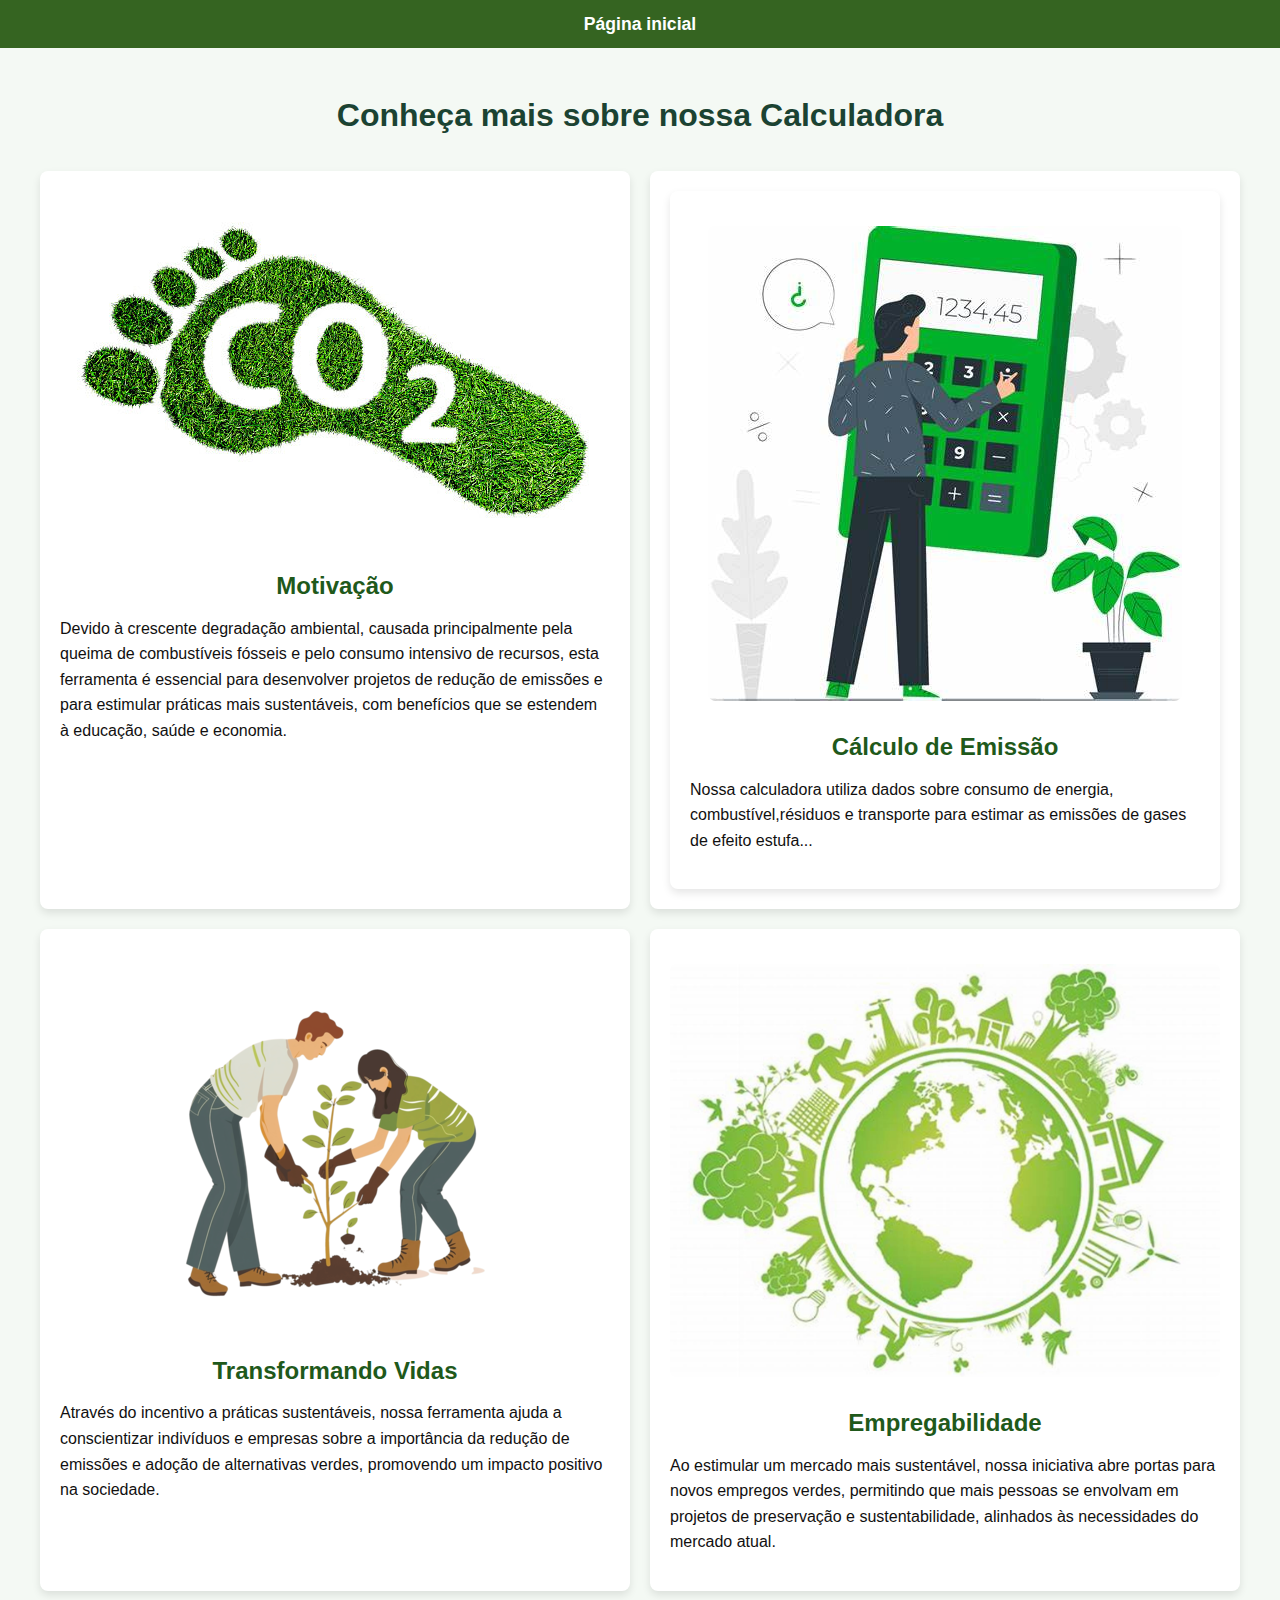
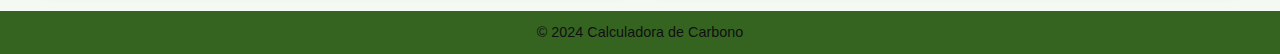
<file: templates/comofunciona.html>
<!DOCTYPE html>
<html lang="pt-br">
<head>
    <meta charset="UTF-8">
    <meta name="viewport" content="width=device-width, initial-scale=1.0">
    <title>sobre - Calculadora de Carbono</title>
    <link rel="stylesheet" href="/static/stylecomofunciona.css">
</head>
<body>
    <header>
        <nav>
            <ul>
                <li><a href="/">Página inicial</a></li>
            </ul>
        </nav>
    </header>
    <main class="container">
        <h1 id="como-funciona">Conheça mais sobre nossa Calculadora</h1>
        
        <div class="row">
            <div class="column">
                <section id="img">
                    <img src="/static/img/pegada-de-carbono.jpg" alt="Ilustração  para simbolizar sustentabilidade">
                </section>
                <h2 class="titulo-caixa">Motivação</h2>
                <p>Devido à crescente degradação ambiental, causada principalmente pela queima de combustíveis fósseis e pelo consumo intensivo de recursos, esta ferramenta é essencial para desenvolver projetos de redução de emissões e para estimular práticas mais sustentáveis, com benefícios que se estendem à educação, saúde e economia.</p>
            </div>
            <div class="column">
                <div class="column">
                    <section id="img">
                        <img src="/static/img/calculadora.jpg" alt="calculadora">
                    </section>
                <h2 class="titulo-caixa">Cálculo de Emissão</h2>
                <p>Nossa calculadora utiliza dados sobre consumo de energia, combustível,résiduos e transporte para estimar as emissões de gases de efeito estufa...</p>
            </div>
        </div>
        
        <div class="row">
            <div class="column">
                <section id="img">
                    <img src="/static/img/pngtree-gardeners-are-planting-a-deciduous-tree-seedling-png-image_12523758.png" alt="simbolizar sustentabilidade">
                </section>
                <h2 class="titulo-caixa">Transformando Vidas</h2>
                <p>Através do incentivo a práticas sustentáveis, nossa ferramenta ajuda a conscientizar indivíduos e empresas sobre a importância da redução de emissões e adoção de alternativas verdes, promovendo um impacto positivo na sociedade.</p>
            </div>
            <div class="column">
                <section id="img">
                    <img src="/static/img/emprego.jpg" alt="Ilustração de um planeta para simbolizar sustentabilidade">
                </section>
                <h2 class="titulo-caixa">Empregabilidade</h2>
                <p>Ao estimular um mercado mais sustentável, nossa iniciativa abre portas para novos empregos verdes, permitindo que mais pessoas se envolvam em projetos de preservação e sustentabilidade, alinhados às necessidades do mercado atual.</p>
            </div>
        </div>
    </main>

    <footer>
        <p>&copy; 2024 Calculadora de Carbono</p>
    </footer>
</body>
</html>
</file>
<file: static/stylecomofunciona.css>
/* Estilo para o layout básico */
body {
    font-family: Arial, sans-serif;
    line-height: 1.6;
    margin: 0;
    padding: 0;
    background-color: #f4f9f4; /* tom suave de verde claro */
}

header {
    background-color:#356421; /* verde escuro */
    padding: 10px 0;
}

header nav ul {
    list-style: none;
    padding: 0;
    display: flex;
    justify-content:center;
    margin: 0;
}

header nav ul li {
    margin: 0 15px;
}

header nav ul li a {
    color: #fff;
    text-decoration: none;
    font-weight: bold;
    font-size: 1.1em;
}

header nav ul li a:hover {
    color: #1a3d1b; /* verde claro */
}

/* Container principal */
.container {
    max-width: 1200px;
    margin: 0 auto;
    padding: 20px;
}

/* Estilo para o título principal */
#como-funciona {
    font-size: 2em;
    text-align: center;
    color: #1b4332; /* verde mais escuro */
    margin-bottom: 30px;
}

/* Estilo para linhas e colunas */
.row {
    display: flex;
    flex-wrap: wrap;
    gap: 20px;
}

.column {
    flex: 1;
    min-width: 300px;
    padding: 20px;
    background-color: #ffffff; /* fundo branco para contraste */
    border-radius: 8px;
    box-shadow: 0px 4px 8px #0000001a;
}

/* Título das seções */
.titulo-caixa {
    font-size: 1.5em;
    text-align: center;
    color: #1f591b; /* verde médio */
    margin-bottom: 10px;
}

/* Estilo para o parágrafo */
p {
    font-size: 1em;
    color: #111010;
    margin-top: 0;
}

/* Imagem */
#img {
    text-align: center;
    margin-top: 15px;
}

#img img {
    max-width: 100%;
    height: auto;
    border-radius: 8px;
}

/* Rodapé */
footer {
    text-align: center;
    background-color:#356421; /* verde escuro */
    padding: 10px 0; /* verde escuro */
    padding: 10px 0;
    color: #f4f9f4; 
    padding: 10px 0;
    font-size: 0.9em;
}

footer p {
    margin: 0;
}

/* Responsividade */
@media (max-width: 768px) {
    .row {
        flex-direction: column;
    }
}
</file>
